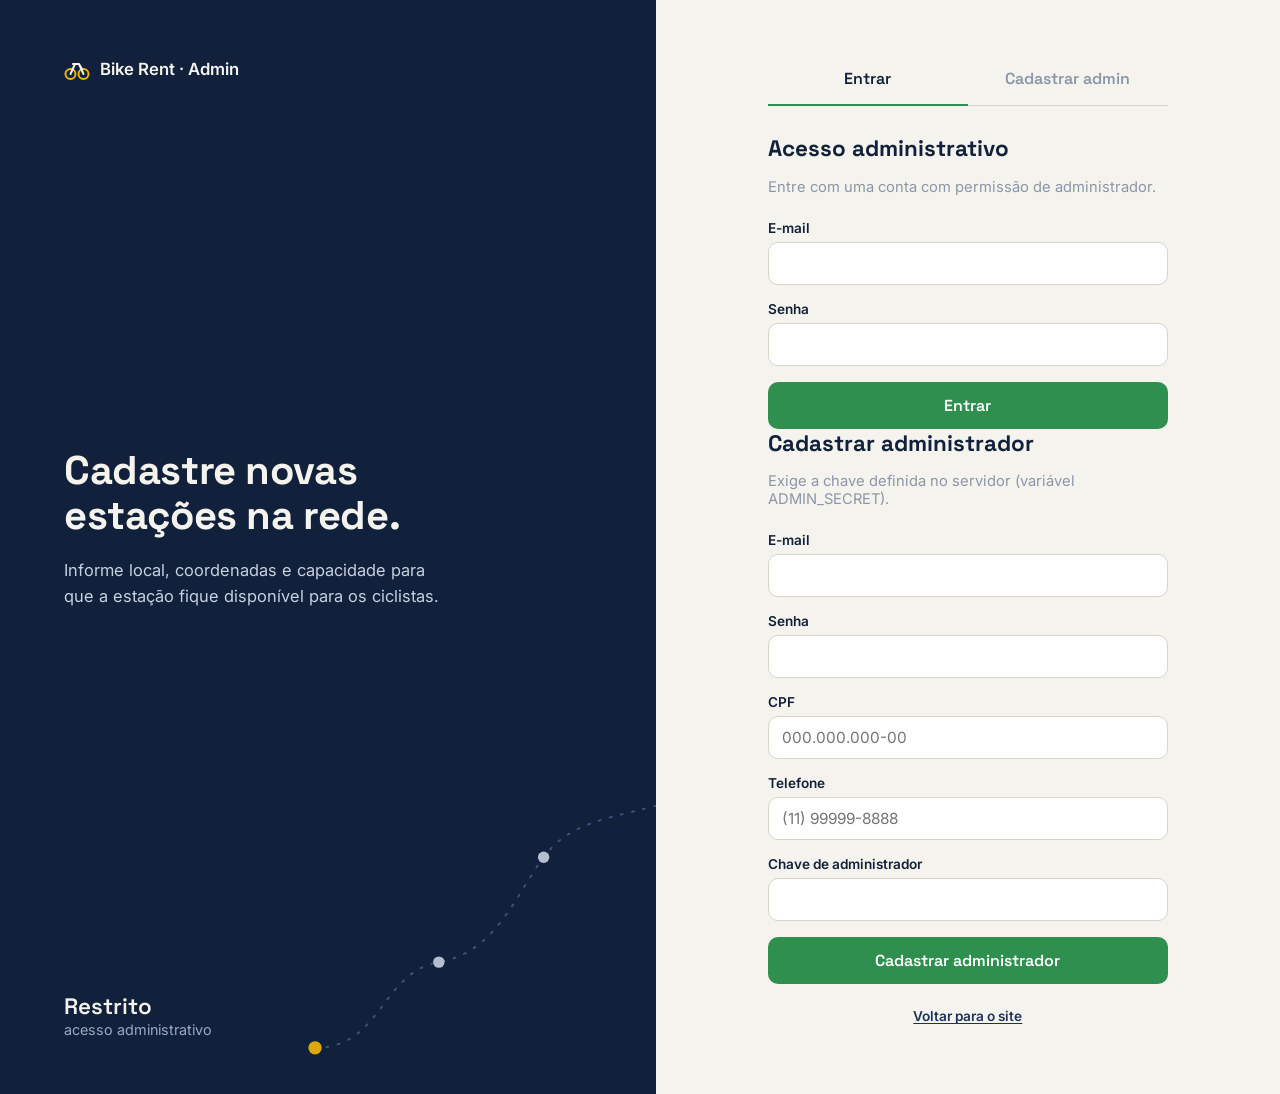
<file: apresentacao/frontend/admin.html>
<!doctype html>
<html lang="pt-BR">
  <head>
    <meta charset="UTF-8" />
    <meta name="viewport" content="width=device-width, initial-scale=1" />
    <title>Bike Rent — área administrativa</title>
    <link rel="preconnect" href="https://fonts.googleapis.com" />
    <link rel="preconnect" href="https://fonts.gstatic.com" crossorigin />
    <link
      href="https://fonts.googleapis.com/css2?family=Space+Grotesk:wght@500;600;700&family=Inter:wght@400;500;600&display=swap"
      rel="stylesheet"
    />
    <link rel="stylesheet" href="style.css" />
  </head>
  <body>
    <div class="layout">
      <!-- Painel esquerdo -->
      <section class="hero">
        <div class="hero-brand">
          <svg width="26" height="26" viewBox="0 0 26 26" fill="none">
            <circle cx="6.5" cy="18" r="5" stroke="#F2B705" stroke-width="2" />
            <circle cx="19.5" cy="18" r="5" stroke="#F2B705" stroke-width="2" />
            <path
              d="M6.5 18L11 8H15L19.5 18M11 8H9M15 8L18 13"
              stroke="#F5F3ED"
              stroke-width="2"
              stroke-linecap="round"
              stroke-linejoin="round"
            />
          </svg>
          Bike Rent · Admin
        </div>

        <div class="hero-copy">
          <h1>Cadastre novas estações na rede.</h1>
          <p>
            Informe local, coordenadas e capacidade para que a estação fique
            disponível para os ciclistas.
          </p>
        </div>

        <svg
          class="route-map"
          viewBox="0 0 420 420"
          fill="none"
          aria-hidden="true"
        >
          <path
            d="M20 340 C 90 340, 90 260, 150 250 S 230 180, 260 140 S 330 100, 400 80"
            stroke="#41598A"
            stroke-width="2"
            stroke-dasharray="2 10"
            stroke-linecap="round"
          />
          <circle cx="20" cy="340" r="7" fill="#F2B705" />
          <circle cx="150" cy="250" r="6" fill="#C7D0E0" />
          <circle cx="260" cy="140" r="6" fill="#C7D0E0" />
          <circle cx="400" cy="80" r="7" fill="#2F8F4E" />
        </svg>

        <div class="hero-foot">
          <div><strong>Restrito</strong>acesso administrativo</div>
        </div>
      </section>

      <!-- Painel direito -->
      <section class="panel">
        <!-- Login / cadastro de admin -->
        <div class="card" id="card-login">
          <div class="tabs" role="tablist">
            <button
              class="tab"
              id="tab-login"
              role="tab"
              aria-selected="true"
              aria-controls="form-login"
            >
              Entrar
            </button>
            <button
              class="tab"
              id="tab-register"
              role="tab"
              aria-selected="false"
              aria-controls="form-register"
            >
              Cadastrar admin
            </button>
          </div>

          <form id="form-login" class="active" novalidate>
            <h2>Acesso administrativo</h2>
            <p class="sub">
              Entre com uma conta com permissão de administrador.
            </p>

            <div class="field">
              <label for="login-email">E-mail</label>
              <input
                id="login-email"
                type="email"
                autocomplete="email"
                required
              />
            </div>
            <div class="field">
              <label for="login-password">Senha</label>
              <input
                id="login-password"
                type="password"
                autocomplete="current-password"
                required
              />
            </div>

            <button class="btn" type="submit">Entrar</button>
            <div class="msg" id="login-msg"></div>
          </form>

          <form id="form-register" novalidate>
            <h2>Cadastrar administrador</h2>
            <p class="sub">
              Exige a chave definida no servidor (variável ADMIN_SECRET).
            </p>

            <div class="field">
              <label for="reg-email">E-mail</label>
              <input
                id="reg-email"
                type="email"
                autocomplete="email"
                required
              />
            </div>
            <div class="field">
              <label for="reg-password">Senha</label>
              <input
                id="reg-password"
                type="password"
                autocomplete="new-password"
                minlength="6"
                required
              />
            </div>
            <div class="field">
              <label for="reg-cpf">CPF</label>
              <input
                id="reg-cpf"
                type="text"
                inputmode="numeric"
                placeholder="000.000.000-00"
                maxlength="14"
                required
              />
            </div>
            <div class="field">
              <label for="reg-telefone">Telefone</label>
              <input
                id="reg-telefone"
                type="tel"
                placeholder="(11) 99999-8888"
                required
              />
            </div>
            <div class="field">
              <label for="reg-secret">Chave de administrador</label>
              <input
                id="reg-secret"
                type="password"
                autocomplete="off"
                required
              />
            </div>

            <button class="btn" type="submit">Cadastrar administrador</button>
            <div class="msg" id="register-msg"></div>
          </form>

          <p class="footer-link"><a href="/">Voltar para o site</a></p>
        </div>

        <!-- Painel administrativo -->
        <div class="card wide" id="card-dashboard" style="display: none">
          <p class="sub" style="margin-bottom: 24px">
            Logado como <strong id="admin-email">—</strong>
          </p>

          <h2>Criar estação</h2>
          <p class="sub">
            Ela ficará disponível na lista pública de estações assim que for
            criada.
          </p>

          <form id="form-estacao" novalidate>
            <div class="field">
              <label for="est-nome">Nome</label>
              <input
                id="est-nome"
                type="text"
                placeholder="Ex: Estação Praça da Sé"
                required
              />
            </div>
            <div class="field">
              <label for="est-endereco">Endereço</label>
              <input
                id="est-endereco"
                type="text"
                placeholder="Rua, número, bairro"
                required
              />
            </div>
            <div class="field-row-2">
              <div class="field">
                <label for="est-lat">Latitude</label>
                <input
                  id="est-lat"
                  type="text"
                  inputmode="decimal"
                  placeholder="-23.5505"
                  required
                />
              </div>
              <div class="field">
                <label for="est-lng">Longitude</label>
                <input
                  id="est-lng"
                  type="text"
                  inputmode="decimal"
                  placeholder="-46.6333"
                  required
                />
              </div>
            </div>
            <div class="field">
              <label for="est-capacidade">Capacidade total de vagas</label>
              <input
                id="est-capacidade"
                type="number"
                min="1"
                placeholder="20"
                required
              />
            </div>

            <button class="btn" type="submit">Criar estação</button>
            <div class="msg" id="estacao-msg"></div>
          </form>

          <div class="toolbar" style="margin-top: 32px">
            <h2>Estações cadastradas</h2>
            <button class="btn secondary" id="refresh-btn" type="button">
              Atualizar
            </button>
          </div>

          <table class="data-table" id="estacoes-table">
            <thead>
              <tr>
                <th>Nome</th>
                <th>Endereço</th>
                <th>Coordenadas</th>
                <th>Vagas</th>
              </tr>
            </thead>
            <tbody id="estacoes-table-body"></tbody>
          </table>
          <div class="empty-state" id="estacoes-empty" style="display: none">
            Nenhuma estação cadastrada ainda.
          </div>

          <button class="btn secondary logout" id="logout-btn" type="button">
            Sair
          </button>
          <p class="footer-link"><a href="/">Voltar para o site</a></p>
        </div>
      </section>
    </div>

    <script>
      (function () {
        const TOKEN_KEY = "rota_access_token";

        const tabLogin = document.getElementById("tab-login");
        const tabRegister = document.getElementById("tab-register");
        const formLogin = document.getElementById("form-login");
        const formRegister = document.getElementById("form-register");
        const cardLogin = document.getElementById("card-login");
        const cardDashboard = document.getElementById("card-dashboard");

        function showTab(which) {
          const loginActive = which === "login";
          tabLogin.setAttribute("aria-selected", String(loginActive));
          tabRegister.setAttribute("aria-selected", String(!loginActive));
          formLogin.classList.toggle("active", loginActive);
          formRegister.classList.toggle("active", !loginActive);
        }
        tabLogin.addEventListener("click", () => showTab("login"));
        tabRegister.addEventListener("click", () => showTab("register"));

        function showMsg(el, text, type) {
          el.textContent = text;
          el.className = "msg show " + type;
        }
        function clearMsg(el) {
          el.className = "msg";
        }
        function setLoading(button, loading, idleLabel) {
          button.disabled = loading;
          button.textContent = loading ? "Enviando..." : idleLabel;
        }
        function authHeader() {
          return { Authorization: `Bearer ${localStorage.getItem(TOKEN_KEY)}` };
        }

        document.getElementById("reg-cpf").addEventListener("input", (e) => {
          let v = e.target.value.replace(/\D/g, "").slice(0, 11);
          v = v
            .replace(/(\d{3})(\d)/, "$1.$2")
            .replace(/(\d{3})(\d)/, "$1.$2")
            .replace(/(\d{3})(\d{1,2})$/, "$1-$2");
          e.target.value = v;
        });

        // ---------------- Cadastro de admin ----------------
        formRegister.addEventListener("submit", async (e) => {
          e.preventDefault();
          const msg = document.getElementById("register-msg");
          clearMsg(msg);
          const button = formRegister.querySelector(".btn");

          const payload = {
            email: document.getElementById("reg-email").value.trim(),
            senha: document.getElementById("reg-password").value,
            cpf: document.getElementById("reg-cpf").value.trim(),
            telefone: document.getElementById("reg-telefone").value.trim(),
          };
          const secret = document.getElementById("reg-secret").value;

          setLoading(button, true, "Cadastrar administrador");
          try {
            const res = await fetch("/adminweb/register", {
              method: "POST",
              headers: {
                "Content-Type": "application/json",
                "X-Admin-Secret": secret,
              },
              body: JSON.stringify(payload),
            });
            const data = await res.json();
            if (!res.ok) {
              showMsg(
                msg,
                data.detail || "Não foi possível cadastrar o administrador.",
                "error",
              );
              return;
            }
            showMsg(
              msg,
              "Administrador criado. Agora entre com esses dados.",
              "success",
            );
            document.getElementById("login-email").value = payload.email;
            formRegister.reset();
            setTimeout(() => showTab("login"), 900);
          } catch (err) {
            showMsg(msg, "Não foi possível falar com o servidor.", "error");
          } finally {
            setLoading(button, false, "Cadastrar administrador");
          }
        });

        // ---------------- Login ----------------
        formLogin.addEventListener("submit", async (e) => {
          e.preventDefault();
          const msg = document.getElementById("login-msg");
          clearMsg(msg);
          const button = formLogin.querySelector(".btn");

          const body = new URLSearchParams();
          body.append(
            "username",
            document.getElementById("login-email").value.trim(),
          );
          body.append(
            "password",
            document.getElementById("login-password").value,
          );

          setLoading(button, true, "Entrar");
          try {
            const res = await fetch("/webclient/login", {
              method: "POST",
              headers: { "Content-Type": "application/x-www-form-urlencoded" },
              body: body.toString(),
            });
            const data = await res.json();
            if (!res.ok) {
              showMsg(
                msg,
                data.detail || "E-mail ou senha incorretos.",
                "error",
              );
              return;
            }
            localStorage.setItem(TOKEN_KEY, data.access_token);
            formLogin.reset();
            await carregarDashboard();
          } catch (err) {
            showMsg(msg, "Não foi possível falar com o servidor.", "error");
          } finally {
            setLoading(button, false, "Entrar");
          }
        });

        // ---------------- Criar estação ----------------
        document
          .getElementById("form-estacao")
          .addEventListener("submit", async (e) => {
            e.preventDefault();
            const msg = document.getElementById("estacao-msg");
            clearMsg(msg);
            const button = e.target.querySelector(".btn");

            const payload = {
              nome: document.getElementById("est-nome").value.trim(),
              endereco: document.getElementById("est-endereco").value.trim(),
              latitude: parseFloat(document.getElementById("est-lat").value),
              longitude: parseFloat(document.getElementById("est-lng").value),
              capacidade_total: parseInt(
                document.getElementById("est-capacidade").value,
                10,
              ),
            };

            setLoading(button, true, "Criar estação");
            try {
              const res = await fetch("/adminweb/estacoes", {
                method: "POST",
                headers: {
                  "Content-Type": "application/json",
                  ...authHeader(),
                },
                body: JSON.stringify(payload),
              });
              const data = await res.json();
              if (!res.ok) {
                const detalhe = Array.isArray(data.detail)
                  ? data.detail.map((d) => d.msg).join(", ")
                  : data.detail || "Não foi possível criar a estação.";
                showMsg(msg, detalhe, "error");
                return;
              }
              showMsg(msg, "Estação criada com sucesso.", "success");
              e.target.reset();
              await carregarEstacoes();
            } catch (err) {
              showMsg(msg, "Não foi possível falar com o servidor.", "error");
            } finally {
              setLoading(button, false, "Criar estação");
            }
          });

        document
          .getElementById("refresh-btn")
          .addEventListener("click", carregarEstacoes);

        // ---------------- Renderização ----------------
        function renderEstacoes(estacoes) {
          const tbody = document.getElementById("estacoes-table-body");
          const table = document.getElementById("estacoes-table");
          const empty = document.getElementById("estacoes-empty");
          tbody.innerHTML = "";

          if (!estacoes.length) {
            table.style.display = "none";
            empty.style.display = "block";
            return;
          }
          table.style.display = "table";
          empty.style.display = "none";

          for (const est of estacoes) {
            const tr = document.createElement("tr");
            tr.innerHTML = `
        <td>${est.nome}</td>
        <td>${est.endereco}</td>
        <td>${est.latitude.toFixed(4)}, ${est.longitude.toFixed(4)}</td>
        <td>${est.vagas_disponiveis}/${est.capacidade_total}</td>
      `;
            tbody.appendChild(tr);
          }
        }

        async function carregarEstacoes() {
          const res = await fetch("/adminweb/estacoes", {
            headers: authHeader(),
          });
          if (res.ok) renderEstacoes(await res.json());
        }

        async function carregarDashboard() {
          const token = localStorage.getItem(TOKEN_KEY);
          if (!token) {
            cardLogin.style.display = "block";
            cardDashboard.style.display = "none";
            return;
          }
          try {
            const meRes = await fetch("/webclient/me", {
              headers: authHeader(),
            });
            if (!meRes.ok) {
              localStorage.removeItem(TOKEN_KEY);
              cardLogin.style.display = "block";
              cardDashboard.style.display = "none";
              return;
            }
            const me = await meRes.json();
            if (!me.is_admin) {
              cardLogin.style.display = "block";
              cardDashboard.style.display = "none";
              showMsg(
                document.getElementById("login-msg"),
                "Essa conta não tem permissão de administrador.",
                "error",
              );
              return;
            }
            document.getElementById("admin-email").textContent = me.email;
            cardLogin.style.display = "none";
            cardDashboard.style.display = "block";
            await carregarEstacoes();
          } catch (err) {
            cardLogin.style.display = "block";
            cardDashboard.style.display = "none";
          }
        }

        document.getElementById("logout-btn").addEventListener("click", () => {
          localStorage.removeItem(TOKEN_KEY);
          cardLogin.style.display = "block";
          cardDashboard.style.display = "none";
          showTab("login");
        });

        carregarDashboard();
      })();
    </script>
  </body>
</html>
</file>
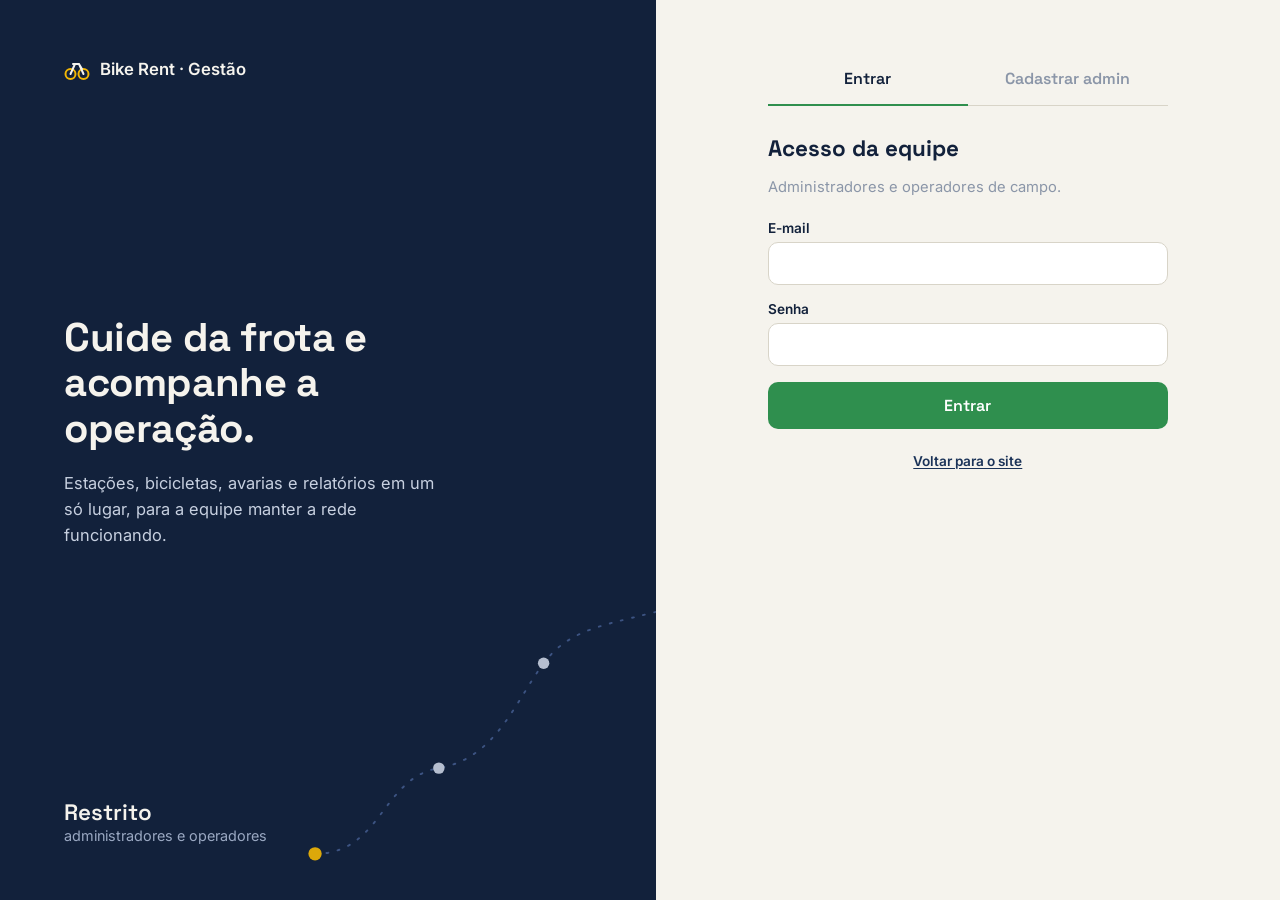
<file: apresentacao/frontend/gestao.html>
<!doctype html>
<html lang="pt-BR">
  <head>
    <meta charset="UTF-8" />
    <meta name="viewport" content="width=device-width, initial-scale=1" />
    <meta name="theme-color" content="#12213B" />
    <title>Bike Rent — gestão</title>
    <link rel="preconnect" href="https://fonts.googleapis.com" />
    <link rel="preconnect" href="https://fonts.gstatic.com" crossorigin />
    <link
      href="https://fonts.googleapis.com/css2?family=Space+Grotesk:wght@500;600;700&family=Inter:wght@400;500;600&display=swap"
      rel="stylesheet"
    />
    <link rel="stylesheet" href="style.css?v=3" />
  </head>
  <body>
    <!-- =============================================================
         ENTRADA (login da equipe e cadastro de administrador)
         ============================================================= -->
    <div class="layout" id="tela-auth">
      <section class="hero">
        <div class="hero-brand">
          <svg width="26" height="26" viewBox="0 0 26 26" fill="none">
            <circle cx="6.5" cy="18" r="5" stroke="#F2B705" stroke-width="2" />
            <circle cx="19.5" cy="18" r="5" stroke="#F2B705" stroke-width="2" />
            <path d="M6.5 18L11 8H15L19.5 18M11 8H9M15 8L18 13" stroke="#F5F3ED" stroke-width="2" stroke-linecap="round" stroke-linejoin="round" />
          </svg>
          Bike Rent · Gestão
        </div>

        <div class="hero-copy">
          <h1>Cuide da frota e acompanhe a operação.</h1>
          <p>
            Estações, bicicletas, avarias e relatórios em um só lugar, para a
            equipe manter a rede funcionando.
          </p>
        </div>

        <svg class="route-map" viewBox="0 0 420 420" fill="none" aria-hidden="true">
          <path d="M20 340 C 90 340, 90 260, 150 250 S 230 180, 260 140 S 330 100, 400 80" stroke="#41598A" stroke-width="2" stroke-dasharray="2 10" stroke-linecap="round" />
          <circle cx="20" cy="340" r="7" fill="#F2B705" />
          <circle cx="150" cy="250" r="6" fill="#C7D0E0" />
          <circle cx="260" cy="140" r="6" fill="#C7D0E0" />
          <circle cx="400" cy="80" r="7" fill="#2F8F4E" />
        </svg>

        <div class="hero-foot">
          <div><strong>Restrito</strong>administradores e operadores</div>
        </div>
      </section>

      <section class="panel">
        <div class="card" id="card-login">
          <div class="tabs" role="tablist">
            <button class="tab" id="tab-login" role="tab" aria-selected="true" aria-controls="form-login">Entrar</button>
            <button class="tab" id="tab-register" role="tab" aria-selected="false" aria-controls="form-register">Cadastrar admin</button>
          </div>

          <form id="form-login" class="alternavel active" novalidate>
            <h2>Acesso da equipe</h2>
            <p class="sub">Administradores e operadores de campo.</p>
            <div class="field">
              <label for="login-email">E-mail</label>
              <input id="login-email" type="email" autocomplete="email" required />
            </div>
            <div class="field">
              <label for="login-password">Senha</label>
              <input id="login-password" type="password" autocomplete="current-password" required />
            </div>
            <button class="btn" type="submit">Entrar</button>
            <div class="msg" id="login-msg"></div>
          </form>

          <form id="form-register" class="alternavel" novalidate>
            <h2>Cadastrar administrador</h2>
            <p class="sub">Exige a chave definida no servidor (variável ADMIN_SECRET).</p>
            <div class="field">
              <label for="reg-nome">Nome</label>
              <input id="reg-nome" type="text" autocomplete="name" required />
            </div>
            <div class="field">
              <label for="reg-email">E-mail</label>
              <input id="reg-email" type="email" autocomplete="email" required />
            </div>
            <div class="field">
              <label for="reg-password">Senha</label>
              <input id="reg-password" type="password" autocomplete="new-password" minlength="6" required />
            </div>
            <div class="field">
              <label for="reg-secret">Chave de administrador</label>
              <input id="reg-secret" type="password" autocomplete="off" required />
            </div>
            <button class="btn" type="submit">Cadastrar administrador</button>
            <div class="msg" id="register-msg"></div>
          </form>

          <p class="footer-link"><a href="/">Voltar para o site</a></p>
        </div>
      </section>
    </div>

    <!-- =============================================================
         PAINEL DE GESTÃO
         ============================================================= -->
    <div class="app" id="tela-app" hidden>
      <header class="topbar">
        <div class="brand">
          <svg width="24" height="24" viewBox="0 0 26 26" fill="none" aria-hidden="true">
            <circle cx="6.5" cy="18" r="5" stroke="#F2B705" stroke-width="2" />
            <circle cx="19.5" cy="18" r="5" stroke="#F2B705" stroke-width="2" />
            <path d="M6.5 18L11 8H15L19.5 18M11 8H9M15 8L18 13" stroke="#F5F3ED" stroke-width="2" stroke-linecap="round" stroke-linejoin="round" />
          </svg>
          Bike Rent · Gestão
        </div>
        <div class="quem">
          <span class="nome-longo"><strong id="topo-nome">—</strong></span>
          <span class="selo info" id="topo-papel">—</span>
          <button class="btn-link" id="btn-sair" type="button">Sair</button>
        </div>
      </header>

      <nav class="tabbar" role="tablist" aria-label="Seções da gestão">
        <button role="tab" data-aba="estacoes" aria-selected="true">Estações</button>
        <button role="tab" data-aba="bicicletas" aria-selected="false">Bicicletas</button>
        <button role="tab" data-aba="avarias" aria-selected="false">Avarias</button>
        <button role="tab" data-aba="relatorios" aria-selected="false" data-so-admin>Relatórios</button>
        <button role="tab" data-aba="auditoria" aria-selected="false" data-so-admin>Auditoria</button>
        <button role="tab" data-aba="equipe" aria-selected="false" data-so-admin>Equipe</button>
      </nav>

      <main class="app-main">
        <!-- ================= ESTAÇÕES ================= -->
        <section class="aba" id="aba-estacoes" role="tabpanel">
          <div class="caixa" data-so-admin>
            <h2>Nova estação</h2>
            <p class="sub">Ela fica disponível para os ciclistas assim que for criada.</p>
            <form id="form-estacao" novalidate>
              <div class="grade col2">
                <div class="field">
                  <label for="est-nome">Nome</label>
                  <input id="est-nome" type="text" placeholder="Ex: Estação Praça da Sé" required />
                </div>
                <div class="field">
                  <label for="est-endereco">Endereço</label>
                  <input id="est-endereco" type="text" placeholder="Rua, número, bairro" required />
                </div>
              </div>
              <div class="grade col3">
                <div class="field">
                  <label for="est-lat">Latitude</label>
                  <input id="est-lat" type="text" inputmode="decimal" placeholder="-27.5954" required />
                </div>
                <div class="field">
                  <label for="est-lng">Longitude</label>
                  <input id="est-lng" type="text" inputmode="decimal" placeholder="-48.5480" required />
                </div>
                <div class="field">
                  <label for="est-capacidade">Capacidade (vagas)</label>
                  <input id="est-capacidade" type="number" min="1" placeholder="20" required />
                </div>
              </div>
              <div class="barra-ferramentas" style="margin-bottom:0">
                <button class="btn secondary pequeno" id="btn-usar-localizacao" type="button">Usar minha localização</button>
                <button class="btn auto" type="submit">Criar estação</button>
              </div>
              <div class="msg" id="estacao-msg" aria-live="polite"></div>
            </form>
          </div>

          <div class="barra-ferramentas" style="margin-top:20px">
            <h2 class="titulo-aba">Estações cadastradas</h2>
            <button class="btn secondary pequeno" id="btn-atualizar-estacoes" type="button">Atualizar</button>
          </div>
          <div class="tabela-wrap" id="estacoes-tabela">
            <table class="data-table">
              <thead>
                <tr>
                  <th>Nome</th><th>Endereço</th><th>Coordenadas</th><th>Bicicletas</th><th>Vagas</th><th>Status</th><th>Ação</th>
                </tr>
              </thead>
              <tbody id="estacoes-corpo"></tbody>
            </table>
          </div>
          <div class="vazio" id="estacoes-vazio" hidden>Nenhuma estação cadastrada ainda.</div>
          <div class="msg" id="acao-estacao-msg" aria-live="polite"></div>
        </section>

        <!-- ================= BICICLETAS ================= -->
        <section class="aba" id="aba-bicicletas" role="tabpanel" hidden>
          <div class="caixa" data-so-admin>
            <h2>Nova bicicleta</h2>
            <p class="sub">A bicicleta nasce disponível na estação escolhida, ocupando uma vaga, e recebe um QR Code automático.</p>
            <form id="form-bicicleta" novalidate>
              <div class="barra-ferramentas" style="margin-bottom:0">
                <div class="field" style="margin:0; flex:1; min-width:220px">
                  <label for="bike-estacao">Estação</label>
                  <select id="bike-estacao" required></select>
                </div>
                <button class="btn auto" type="submit" style="align-self:flex-end">Cadastrar bicicleta</button>
              </div>
              <div class="msg" id="bicicleta-msg" aria-live="polite"></div>
            </form>
          </div>

          <div class="barra-ferramentas" style="margin-top:20px">
            <h2 class="titulo-aba">Frota</h2>
            <div class="grupo">
              <select class="controle" id="filtro-bike-status" aria-label="Filtrar por status">
                <option value="">Todos os status</option>
                <option value="DISPONIVEL">Disponível</option>
                <option value="EM_USO">Em uso</option>
                <option value="EM_MANUTENCAO">Em manutenção</option>
                <option value="BLOQUEADA">Bloqueada</option>
              </select>
              <select class="controle" id="filtro-bike-estacao" aria-label="Filtrar por estação"></select>
              <button class="btn secondary pequeno" id="btn-atualizar-bicicletas" type="button">Atualizar</button>
            </div>
          </div>
          <div class="tabela-wrap" id="bicicletas-tabela">
            <table class="data-table">
              <thead>
                <tr><th>ID</th><th>QR Code</th><th>Status</th><th>Estação</th><th>Ação</th></tr>
              </thead>
              <tbody id="bicicletas-corpo"></tbody>
            </table>
          </div>
          <div class="vazio" id="bicicletas-vazio" hidden>Nenhuma bicicleta encontrada.</div>
          <div class="msg" id="acao-bicicleta-msg" aria-live="polite"></div>
        </section>

        <!-- ================= AVARIAS ================= -->
        <section class="aba" id="aba-avarias" role="tabpanel" hidden>
          <div class="barra-ferramentas">
            <div>
              <h2 class="titulo-aba">Avarias reportadas</h2>
              <p class="sub" style="margin:4px 0 0" id="avarias-ajuda">Reportadas pelos ciclistas ao devolver a bicicleta.</p>
            </div>
            <div class="grupo">
              <select class="controle" id="filtro-avaria-status" aria-label="Filtrar por situação">
                <option value="">Todas</option>
                <option value="PENDENTE">Pendentes</option>
                <option value="EM_REPARO">Em reparo</option>
                <option value="RESOLVIDO">Resolvidas</option>
              </select>
              <button class="btn secondary pequeno" id="btn-atualizar-avarias" type="button">Atualizar</button>
            </div>
          </div>
          <div class="tabela-wrap" id="avarias-tabela">
            <table class="data-table">
              <thead>
                <tr><th>Nº</th><th>Bicicleta</th><th>Descrição</th><th>Reportada por</th><th>Quando</th><th>Situação</th><th>Ação</th></tr>
              </thead>
              <tbody id="avarias-corpo"></tbody>
            </table>
          </div>
          <div class="vazio" id="avarias-vazio" hidden>Nenhuma avaria encontrada.</div>
          <div class="msg" id="acao-avaria-msg" aria-live="polite"></div>
        </section>

        <!-- ================= RELATÓRIOS ================= -->
        <section class="aba" id="aba-relatorios" role="tabpanel" hidden>
          <h2 class="titulo-aba">Relatórios</h2>
          <p class="sub">Receita, ociosidade da frota, quebras e horários de pico.</p>

          <div class="caixa">
            <form id="form-relatorio" novalidate>
              <div class="barra-ferramentas" style="margin-bottom:0; align-items:flex-end">
                <div class="grupo" style="align-items:flex-end">
                  <div class="field" style="margin:0"><label for="rel-inicio">De</label><input id="rel-inicio" type="date" /></div>
                  <div class="field" style="margin:0"><label for="rel-fim">Até</label><input id="rel-fim" type="date" /></div>
                  <div class="field" style="margin:0; min-width:200px"><label for="rel-estacao">Estação</label><select id="rel-estacao"></select></div>
                </div>
                <button class="btn auto" type="submit">Gerar relatório</button>
              </div>
              <div class="msg" id="relatorio-msg" aria-live="polite"></div>
            </form>
          </div>

          <div id="relatorio-resultado" hidden>
            <p class="sub" style="margin:18px 0 10px" id="rel-resumo"></p>
            <div class="grade col4">
              <div class="stat"><div class="rotulo">Receita total</div><div class="valor" id="stat-receita">—</div><div class="detalhe" id="stat-receita-detalhe"></div></div>
              <div class="stat"><div class="rotulo">Corridas</div><div class="valor" id="stat-corridas">—</div><div class="detalhe">iniciadas no período</div></div>
              <div class="stat"><div class="rotulo">Ociosidade da frota</div><div class="valor" id="stat-ociosidade">—</div><div class="detalhe" id="stat-ociosidade-detalhe"></div><div class="barra amarela" style="margin-top:10px"><i id="barra-ociosidade" style="width:0"></i></div></div>
              <div class="stat"><div class="rotulo">Índice de quebras</div><div class="valor" id="stat-quebras">—</div><div class="detalhe" id="stat-quebras-detalhe"></div></div>
            </div>

            <div class="caixa">
              <h2>Composição da receita</h2>
              <div class="barra-empilhada" style="margin-top:12px"><i class="corridas" id="barra-corridas" style="width:0"></i><i class="pacotes" id="barra-pacotes" style="width:0"></i></div>
              <div class="legenda">
                <span><i style="background:var(--green)"></i>Corridas <b id="leg-corridas">—</b></span>
                <span><i style="background:var(--yellow)"></i>Pacotes de minutos <b id="leg-pacotes">—</b></span>
              </div>
            </div>

            <div class="caixa">
              <h2>Horários de pico por estação</h2>
              <p class="sub">Hora do dia em que mais corridas começam em cada estação.</p>
              <div class="tabela-wrap">
                <table class="data-table">
                  <thead><tr><th>Estação</th><th>Corridas</th><th>Hora de pico</th><th>Corridas nessa hora</th></tr></thead>
                  <tbody id="picos-corpo"></tbody>
                </table>
              </div>
              <div class="vazio" id="picos-vazio" hidden>Sem corridas no período.</div>
            </div>
            <p class="sub" id="rel-geracao" style="margin-top:12px"></p>
          </div>
        </section>

        <!-- ================= AUDITORIA ================= -->
        <section class="aba" id="aba-auditoria" role="tabpanel" hidden>
          <div class="barra-ferramentas">
            <div>
              <h2 class="titulo-aba">Histórico de auditoria</h2>
              <p class="sub" style="margin:4px 0 0">Toda mudança manual de status de bicicleta ou estação fica registrada aqui.</p>
            </div>
            <button class="btn secondary pequeno" id="btn-atualizar-auditoria" type="button">Atualizar</button>
          </div>
          <div class="tabela-wrap" id="auditoria-tabela">
            <table class="data-table">
              <thead><tr><th>Quando</th><th>Quem</th><th>O quê</th><th>De</th><th>Para</th></tr></thead>
              <tbody id="auditoria-corpo"></tbody>
            </table>
          </div>
          <div class="vazio" id="auditoria-vazio" hidden>Nenhuma alteração registrada ainda.</div>
        </section>

        <!-- ================= EQUIPE ================= -->
        <section class="aba" id="aba-equipe" role="tabpanel" hidden>
          <h2 class="titulo-aba">Equipe</h2>
          <p class="sub">O operador de campo entra nesta mesma página e vê só estações, bicicletas e avarias.</p>
          <div class="caixa" style="max-width:520px">
            <h2>Cadastrar operador de campo</h2>
            <form id="form-operador" style="margin-top:12px" novalidate>
              <div class="field">
                <label for="op-nome">Nome</label>
                <input id="op-nome" type="text" autocomplete="off" required />
              </div>
              <div class="field">
                <label for="op-email">E-mail</label>
                <input id="op-email" type="email" autocomplete="off" required />
              </div>
              <div class="field">
                <label for="op-password">Senha</label>
                <input id="op-password" type="password" autocomplete="new-password" minlength="6" required />
                <small>Mínimo de 6 caracteres.</small>
              </div>
              <button class="btn" type="submit">Cadastrar operador</button>
              <div class="msg" id="operador-msg" aria-live="polite"></div>
            </form>
          </div>
        </section>
      </main>
    </div>

    <!-- QR Code da bicicleta (para imprimir e colar no quadro) -->
    <dialog id="modal-qr">
      <div class="qr-modal">
        <h2 id="qr-titulo">QR Code</h2>
        <div class="imagem-qr" id="qr-imagem"></div>
        <code class="mono" id="qr-texto"></code>
        <div class="botoes nao-imprimir">
          <button class="btn secondary" id="btn-fechar-qr" type="button">Fechar</button>
          <button class="btn" id="btn-imprimir-qr" type="button">Imprimir</button>
        </div>
      </div>
    </dialog>

    <script src="js/util.js?v=3"></script>
    <script src="js/app.js?v=3"></script>
    <script src="js/gestao.js?v=3"></script>
  </body>
</html>
</file>
<file: apresentacao/frontend/style.css>
/* ==================================================================
   Bike Rent — estilos compartilhados (site do ciclista e gestão)
   1. Base e tokens        5. Mapa e estações
   2. Tela de entrada      6. Corrida (leitor de QR, cronômetro, recibo)
   3. Aplicativo (casco)   7. Pagamentos e pacotes
   4. Componentes          8. Gestão (tabelas, relatórios, modal)
   ================================================================== */

/* ---------- 1. Base e tokens ---------- */
:root{
  --ink:#12213B;
  --ink-soft:#1B3358;
  --paper:#F5F3ED;
  --line:#D8D4C8;
  --green:#2F8F4E;
  --green-dark:#256F3D;
  --yellow:#F2B705;
  --slate:#8B96A8;
  --danger:#C1432B;
  --radius:10px;
  --radius-lg:14px;
  font-size:16px;
}

*{box-sizing:border-box;}
[hidden]{display:none !important;}
html,body{margin:0;padding:0;min-height:100%;}
body{
  font-family:'Inter', system-ui, sans-serif;
  color:var(--ink);
  background:var(--paper);
  -webkit-font-smoothing:antialiased;
}
h1,h2,h3{font-family:'Space Grotesk', 'Inter', sans-serif; margin:0;}
a{color:inherit;}
.mono{font-family:ui-monospace, SFMono-Regular, Menlo, Consolas, monospace; font-size:0.86rem;}
.so-leitor{position:absolute; left:-9999px;}

/* ---------- 2. Tela de entrada (login e cadastro) ---------- */
.layout{
  min-height:100vh;
  display:grid;
  grid-template-columns:1.05fr 1fr;
  align-items:stretch;
}

.hero{
  background:var(--ink);
  color:var(--paper);
  padding:56px 64px;
  display:flex;
  flex-direction:column;
  justify-content:space-between;
  position:relative;
  overflow:hidden;
}
.hero-brand{display:flex; align-items:center; gap:10px; font-size:1.05rem; font-weight:600;}
.hero-brand svg{flex:none;}
.hero-copy{max-width:420px;}
.hero-copy h1{font-size:2.5rem; line-height:1.14; font-weight:700; letter-spacing:-0.01em; margin-bottom:18px;}
.hero-copy p{font-size:1.03rem; line-height:1.6; color:#C7D0E0; max-width:38ch;}
.route-map{position:absolute; right:-40px; bottom:-30px; width:400px; height:400px; opacity:0.9;}
.hero-foot{display:flex; gap:32px; color:#9AA8C2; font-size:0.9rem;}
.hero-foot strong{display:block; color:var(--paper); font-size:1.4rem; font-family:'Space Grotesk', sans-serif; font-weight:600;}

.panel{
  display:flex;
  align-items:flex-start;
  justify-content:center;
  padding:56px 32px;
  overflow-y:auto;
}
.card{width:100%; max-width:400px;}
.card h2{font-size:1.4rem; margin-bottom:6px;}
.card .sub{color:var(--slate); font-size:0.92rem; margin-bottom:24px;}

.tabs{display:flex; border-bottom:1px solid var(--line); margin-bottom:28px;}
.tab{
  flex:1; background:none; border:none; padding:12px 4px 16px;
  font-family:'Space Grotesk', sans-serif; font-size:1rem; font-weight:600;
  color:var(--slate); cursor:pointer; position:relative; transition:color .15s ease;
}
.tab[aria-selected="true"]{color:var(--ink);}
.tab[aria-selected="true"]::after{content:""; position:absolute; left:0; right:0; bottom:-1px; height:2px; background:var(--green);}
.tab:focus-visible{outline:2px solid var(--green); outline-offset:2px;}

/* só os formulários que alternam (entrar/cadastrar) começam escondidos */
.alternavel{display:none;}
.alternavel.active{display:block;}

.footer-link{margin-top:24px; text-align:center; font-size:0.85rem; color:var(--slate);}
.footer-link a{color:var(--ink-soft); font-weight:600; text-decoration:underline; text-underline-offset:2px;}

/* ---------- Formulários e botões (comuns) ---------- */
.field{margin-bottom:16px;}
.field-row-2{display:grid; grid-template-columns:1fr 1fr; gap:12px;}
.field label{display:block; font-size:0.85rem; font-weight:600; margin-bottom:6px;}
.field input, .field textarea, .field select, .controle{
  width:100%; padding:11px 13px; border:1.5px solid var(--line); border-radius:var(--radius);
  font-size:0.96rem; font-family:inherit; background:#fff; color:var(--ink); transition:border-color .15s ease;
}
.controle{width:auto; padding:8px 11px; font-size:0.9rem;}
.field textarea{resize:vertical; min-height:70px;}
.field input:focus-visible, .field textarea:focus-visible, .field select:focus-visible, .controle:focus-visible{
  outline:none; border-color:var(--green); box-shadow:0 0 0 3px rgba(47,143,78,0.15);
}
.field small{display:block; margin-top:6px; color:var(--slate); font-size:0.8rem;}
.opcional{font-weight:400; color:var(--slate);}

.btn{
  width:100%; padding:13px; border:none; border-radius:var(--radius);
  font-family:'Space Grotesk', sans-serif; font-size:1rem; font-weight:600;
  cursor:pointer; background:var(--green); color:#fff; transition:background .15s ease, transform .1s ease;
}
.btn:hover{background:var(--green-dark);}
.btn:active{transform:scale(0.99);}
.btn:focus-visible{outline:2px solid var(--ink); outline-offset:2px;}
.btn:disabled{background:var(--line); color:var(--slate); cursor:not-allowed;}
.btn.secondary{background:none; border:1.5px solid var(--line); color:var(--ink);}
.btn.secondary:hover{background:#EFEDE4;}
.btn.perigo{background:var(--danger);}
.btn.perigo:hover{background:#A33822;}
.btn.auto{width:auto; padding-left:20px; padding-right:20px;}
.btn.pequeno{width:auto; padding:7px 13px; font-size:0.82rem;}
.btn.grande{padding:17px; font-size:1.1rem;}
.btn-link{
  background:none; border:none; color:inherit; font:inherit; font-weight:600; cursor:pointer;
  text-decoration:underline; text-underline-offset:3px; padding:4px;
}
.btn-link:focus-visible{outline:2px solid var(--yellow); outline-offset:2px;}

.msg{margin-top:14px; padding:11px 14px; border-radius:var(--radius); font-size:0.9rem; display:none;}
.msg.show{display:block;}
.msg.error{background:#FBEAE6; color:var(--danger);}
.msg.success{background:#E8F5EC; color:var(--green-dark);}

.aviso{padding:12px 14px; border-radius:var(--radius); background:#FFF4D6; color:#6B4E00; font-size:0.9rem; margin-bottom:14px;}
.aviso.erro{background:#FBEAE6; color:var(--danger);}
.aviso.ok{background:#E8F5EC; color:var(--green-dark);}
.aviso.info{background:#E6EDF8; color:var(--ink-soft);}
.aviso p{margin:0 0 8px;} .aviso p:last-child{margin:0;}

/* ---------- 3. Aplicativo (casco: barra superior e abas) ---------- */
.app{min-height:100vh; display:flex; flex-direction:column;}
.topbar{
  position:sticky; top:0; z-index:30; background:var(--ink); color:var(--paper);
  display:flex; align-items:center; justify-content:space-between; gap:12px; padding:12px 20px;
}
.topbar .brand{display:flex; align-items:center; gap:10px; font-family:'Space Grotesk', sans-serif; font-weight:600;}
.topbar .quem{display:flex; align-items:center; gap:12px; font-size:0.9rem; color:#C7D0E0; min-width:0;}
.topbar .quem strong{color:var(--paper); overflow:hidden; text-overflow:ellipsis; white-space:nowrap;}

.tabbar{
  position:sticky; top:52px; z-index:29; display:flex; gap:4px; padding:0 12px;
  background:#fff; border-bottom:1px solid var(--line); overflow-x:auto;
}
.tabbar button{
  flex:0 0 auto; display:flex; align-items:center; gap:8px; background:none; border:none;
  padding:14px 14px; font-family:'Space Grotesk', sans-serif; font-size:0.95rem; font-weight:600;
  color:var(--slate); cursor:pointer; position:relative; white-space:nowrap;
}
.tabbar button svg{width:20px; height:20px; flex:none;}
.tabbar button[aria-selected="true"]{color:var(--ink);}
.tabbar button[aria-selected="true"]::after{content:""; position:absolute; left:8px; right:8px; bottom:-1px; height:3px; border-radius:3px 3px 0 0; background:var(--green);}
.tabbar button:focus-visible{outline:2px solid var(--green); outline-offset:-2px;}

.app-main{width:100%; max-width:1120px; margin:0 auto; padding:24px 20px 48px; flex:1;}
.app-main.estreito{max-width:760px;}
.aba > h2.titulo-aba{font-size:1.35rem; margin-bottom:4px;}
.aba > .sub{color:var(--slate); font-size:0.92rem; margin:4px 0 18px;}

/* ---------- 4. Componentes ---------- */
.caixa{background:#fff; border:1px solid var(--line); border-radius:var(--radius-lg); padding:20px;}
.caixa + .caixa, .caixa + .grade, .grade + .caixa, .grade + .grade{margin-top:16px;}
.caixa h2{font-size:1.1rem; margin-bottom:4px;}
.caixa > .sub, .caixa .sub{color:var(--slate); font-size:0.9rem; margin:2px 0 16px;}

.grade{display:grid; gap:16px;}
.grade.col2{grid-template-columns:repeat(2, 1fr);}
.grade.col3{grid-template-columns:repeat(3, 1fr);}
.grade.col4{grid-template-columns:repeat(4, 1fr);}

.barra-ferramentas{display:flex; flex-wrap:wrap; align-items:center; justify-content:space-between; gap:10px; margin-bottom:14px;}
.barra-ferramentas .grupo{display:flex; flex-wrap:wrap; align-items:center; gap:8px;}

.selo{display:inline-block; padding:3px 10px; border-radius:999px; font-size:0.76rem; font-weight:600; white-space:nowrap;}
.selo.ok{background:#E8F5EC; color:var(--green-dark);}
.selo.warn{background:#FFF4D6; color:#8A6500;}
.selo.off{background:#FBEAE6; color:var(--danger);}
.selo.info{background:#E6EDF8; color:var(--ink-soft);}

.stat{background:#fff; border:1px solid var(--line); border-radius:var(--radius-lg); padding:16px 18px;}
.stat .rotulo{font-size:0.74rem; text-transform:uppercase; letter-spacing:0.05em; color:var(--slate); font-weight:600;}
.stat .valor{font-family:'Space Grotesk', sans-serif; font-size:1.8rem; font-weight:700; margin:4px 0 2px; font-variant-numeric:tabular-nums;}
.stat .detalhe{font-size:0.84rem; color:var(--slate);}

.barra{height:8px; background:#E8E5DA; border-radius:999px; overflow:hidden;}
.barra > i{display:block; height:100%; background:var(--green); border-radius:999px;}
.barra.amarela > i{background:var(--yellow);}
.barra-empilhada{display:flex; height:14px; border-radius:999px; overflow:hidden; background:#E8E5DA;}
.barra-empilhada > i{display:block; height:100%;}
.barra-empilhada .corridas{background:var(--green);}
.barra-empilhada .pacotes{background:var(--yellow);}
.legenda{display:flex; flex-wrap:wrap; gap:16px; font-size:0.85rem; color:var(--slate); margin-top:10px;}
.legenda i{display:inline-block; width:10px; height:10px; border-radius:50%; margin-right:6px;}

.vazio, .empty-state{text-align:center; padding:28px 12px; color:var(--slate); font-size:0.9rem;}

.girando{
  width:20px; height:20px; border:3px solid var(--line); border-top-color:var(--green);
  border-radius:50%; animation:giro 0.8s linear infinite; flex:none;
}
@keyframes giro{to{transform:rotate(360deg);}}
@keyframes pulso{0%{box-shadow:0 0 0 0 rgba(47,143,78,0.5);} 100%{box-shadow:0 0 0 12px rgba(47,143,78,0);}}

#toasts{position:fixed; right:16px; bottom:16px; display:flex; flex-direction:column; gap:8px; z-index:100; max-width:min(360px, calc(100vw - 32px));}
.toast{
  background:var(--ink); color:#fff; padding:12px 16px; border-radius:12px; font-size:0.9rem;
  box-shadow:0 8px 24px rgba(18,33,59,0.25); border-left:4px solid var(--slate); animation:entrar 0.2s ease;
}
.toast.success{border-left-color:var(--green);}
.toast.error{border-left-color:var(--danger);}
.toast.sair{opacity:0; transform:translateY(8px); transition:all 0.35s ease;}
@keyframes entrar{from{opacity:0; transform:translateY(8px);}}

/* ---------- 5. Mapa e estações ---------- */
#mapa{height:340px; border-radius:var(--radius-lg); border:1px solid var(--line); overflow:hidden; background:#E8E5DA; z-index:1;}
.pino{
  display:flex; align-items:center; justify-content:center; width:34px; height:34px; border-radius:50%;
  border:3px solid #fff; box-shadow:0 3px 8px rgba(18,33,59,0.35); color:#fff;
  font-family:'Space Grotesk', sans-serif; font-weight:700; font-size:0.9rem;
}
.pino.ok{background:var(--green);}
.pino.warn{background:var(--yellow); color:var(--ink);}
.pino.off{background:var(--slate);}
.pino-eu{width:18px; height:18px; border-radius:50%; background:#2E6BE6; border:3px solid #fff; box-shadow:0 0 0 0 rgba(46,107,230,0.5); animation:pulso 1.6s infinite;}

.est-lista{display:flex; flex-direction:column; gap:10px; margin-top:14px;}
.est-card{
  display:flex; justify-content:space-between; align-items:flex-start; gap:14px; width:100%; text-align:left;
  background:#fff; border:1.5px solid var(--line); border-radius:var(--radius-lg); padding:14px 16px; cursor:pointer; font:inherit; color:inherit;
}
.est-card:hover{border-color:var(--slate);}
.est-card:focus-visible{outline:2px solid var(--green); outline-offset:2px;}
.est-card.selecionada{border-color:var(--green); box-shadow:0 0 0 3px rgba(47,143,78,0.15);}
.est-card.indisponivel .info{opacity:0.6;}
.est-card .info strong{display:block; font-size:1rem; margin-bottom:2px;}
.est-card .info span{display:block; color:var(--slate); font-size:0.86rem;}
.est-card .numeros{display:flex; gap:16px; text-align:center; flex:none;}
.est-card .numeros div{min-width:56px;}
.est-card .numeros b{display:block; font-family:'Space Grotesk', sans-serif; font-size:1.35rem; font-variant-numeric:tabular-nums;}
.est-card .numeros small{display:block; font-size:0.72rem; color:var(--slate); text-transform:uppercase; letter-spacing:0.03em;}
.est-card .extra{display:flex; gap:8px; align-items:center; margin-top:6px;}

/* ---------- 6. Corrida (leitor de QR, cronômetro, recibo) ---------- */
.heroi{text-align:center; padding:8px 0 4px;}
.heroi .icone-grande{width:72px; height:72px; margin:0 auto 14px; border-radius:50%; background:#E8F5EC; color:var(--green-dark); display:flex; align-items:center; justify-content:center;}
.heroi .icone-grande svg{width:38px; height:38px;}
.heroi h2{font-size:1.4rem; margin-bottom:6px;}
.heroi p{color:var(--slate); margin:0 auto 20px; max-width:44ch; font-size:0.95rem;}
.acoes-empilhadas{display:flex; flex-direction:column; gap:10px; max-width:420px; margin:0 auto;}

.scanner{position:relative; border-radius:18px; overflow:hidden; background:#0B1426; aspect-ratio:3/4; max-height:68vh; width:100%;}
.scanner video{position:absolute; inset:0; width:100%; height:100%; object-fit:cover;}
.scanner .moldura{position:absolute; inset:20% 14%; border:3px solid rgba(255,255,255,0.92); border-radius:20px; box-shadow:0 0 0 999px rgba(11,20,38,0.45);}
.scanner .moldura::after{content:""; position:absolute; left:6%; right:6%; height:2px; background:var(--yellow); top:10%; animation:varredura 2.2s ease-in-out infinite alternate;}
@keyframes varredura{to{top:88%;}}
.scanner .legenda-scanner{position:absolute; left:0; right:0; bottom:14px; text-align:center; color:#fff; font-size:0.92rem; padding:0 16px; text-shadow:0 1px 4px rgba(0,0,0,0.6);}

.passos{list-style:none; margin:0 auto; padding:0; max-width:380px;}
.passos li{display:flex; align-items:center; gap:12px; padding:12px 0; color:var(--slate); font-size:0.98rem;}
.passos li .marca{width:26px; height:26px; border-radius:50%; border:2px solid var(--line); display:flex; align-items:center; justify-content:center; flex:none; font-size:0.8rem; font-weight:700;}
.passos li.ativo{color:var(--ink); font-weight:600;}
.passos li.ativo .marca{border:none;}
.passos li.feito{color:var(--ink);}
.passos li.feito .marca{background:var(--green); border-color:var(--green); color:#fff;}
.passos li.erro{color:var(--danger);}
.passos li.erro .marca{background:var(--danger); border-color:var(--danger); color:#fff;}

.corrida-topo{display:flex; align-items:center; justify-content:center; gap:10px; font-weight:600; color:var(--green-dark); font-size:0.95rem;}
.ponto-vivo{width:10px; height:10px; border-radius:50%; background:var(--green); animation:pulso 1.4s infinite;}
.ponto-vivo.parado{background:var(--slate); animation:none;}
.cronometro{font-family:'Space Grotesk', sans-serif; font-size:3.6rem; font-weight:700; letter-spacing:0.02em; text-align:center; font-variant-numeric:tabular-nums; margin:6px 0 2px;}
.cronometro-legenda{text-align:center; color:var(--slate); font-size:0.88rem; margin-bottom:18px;}
.detalhes{display:grid; grid-template-columns:repeat(2, 1fr); gap:10px; margin-bottom:18px;}
.detalhes > div{background:var(--paper); border-radius:var(--radius); padding:12px 14px;}
.detalhes small{display:block; color:var(--slate); font-size:0.74rem; text-transform:uppercase; letter-spacing:0.04em; margin-bottom:2px;}
.detalhes b{font-family:'Space Grotesk', sans-serif; font-size:1.15rem;}

.sugestoes{display:flex; flex-direction:column; gap:8px; margin-top:12px;}
.sugestao{display:flex; align-items:center; justify-content:space-between; gap:10px; background:#fff; border:1.5px solid var(--line); border-radius:var(--radius); padding:10px 12px; text-align:left;}
.sugestao strong{display:block; font-size:0.95rem;}
.sugestao span{color:var(--slate); font-size:0.82rem;}

.check{width:76px; height:76px; border-radius:50%; background:var(--green); color:#fff; display:flex; align-items:center; justify-content:center; margin:0 auto 14px; animation:surgir 0.35s ease;}
.check svg{width:40px; height:40px;}
@keyframes surgir{from{transform:scale(0.6); opacity:0;}}
.recibo{border:1.5px dashed var(--line); border-radius:var(--radius-lg); padding:6px 18px; background:#fff; margin:18px 0;}
.recibo .linha{display:flex; justify-content:space-between; gap:16px; padding:10px 0; border-bottom:1px solid var(--line); font-size:0.93rem;}
.recibo .linha:last-child{border-bottom:none;}
.recibo .linha span:first-child{color:var(--slate);}
.recibo .linha span:last-child{font-weight:600; text-align:right;}
.recibo .linha.total span{color:var(--ink); font-family:'Space Grotesk', sans-serif; font-size:1.15rem; font-weight:700;}

/* ---------- 7. Pagamentos e pacotes ---------- */
.cartao-visual{
  position:relative; background:linear-gradient(135deg, var(--ink), var(--ink-soft)); color:var(--paper);
  border-radius:14px; padding:18px 20px; margin-bottom:12px;
}
.cartao-visual .bandeira{font-family:'Space Grotesk', sans-serif; font-weight:700; font-size:0.82rem; letter-spacing:0.03em; padding-right:80px;}
.cartao-visual .numero{font-family:'Space Grotesk', sans-serif; font-size:1.15rem; letter-spacing:0.14em; margin:16px 0 8px;}
.cartao-visual .rodape{display:flex; justify-content:space-between; font-size:0.76rem; color:#C7D0E0;}
.cartao-remover{
  position:absolute; top:12px; right:12px; font:inherit; font-size:0.75rem; font-weight:600; padding:5px 10px;
  border-radius:8px; border:1px solid rgba(255,255,255,0.45); background:rgba(0,0,0,0.25); color:#fff; cursor:pointer;
}
.cartao-remover:hover:not(:disabled){background:rgba(0,0,0,0.45);}
.cartao-remover:focus-visible{outline:2px solid var(--yellow); outline-offset:2px;}
.cartao-remover:disabled{opacity:0.6; cursor:wait;}

.pacote-oferta{display:flex; flex-direction:column; gap:6px; background:#fff; border:1.5px solid var(--line); border-radius:var(--radius-lg); padding:16px;}
.pacote-oferta .minutos{font-family:'Space Grotesk', sans-serif; font-size:1.7rem; font-weight:700;}
.pacote-oferta .preco{font-size:1.05rem; font-weight:600; color:var(--green-dark);}
.pacote-oferta small{color:var(--slate);}
.pacote-meu{background:#fff; border:1px solid var(--line); border-radius:var(--radius-lg); padding:14px 16px;}
.pacote-meu + .pacote-meu{margin-top:10px;}
.pacote-meu .topo{display:flex; justify-content:space-between; align-items:center; gap:10px; margin-bottom:8px;}
.saldo-destaque{display:flex; align-items:baseline; gap:8px;}
.saldo-destaque b{font-family:'Space Grotesk', sans-serif; font-size:2.2rem;}

.perfil-linha{display:flex; justify-content:space-between; gap:16px; padding:11px 0; border-bottom:1px solid var(--line); font-size:0.94rem;}
.perfil-linha:last-child{border-bottom:none;}
.perfil-linha span:first-child{color:var(--slate);}
.perfil-linha span:last-child{font-weight:600; text-align:right; word-break:break-word;}
.avatar{width:56px; height:56px; border-radius:50%; background:var(--yellow); display:flex; align-items:center; justify-content:center; font-family:'Space Grotesk', sans-serif; font-weight:700; font-size:1.3rem; color:var(--ink); margin-bottom:14px;}

/* ---------- 8. Gestão (tabelas, relatórios, modal) ---------- */
.tabela-wrap{overflow-x:auto; border:1px solid var(--line); border-radius:var(--radius-lg); background:#fff;}
.data-table{width:100%; border-collapse:collapse; font-size:0.9rem;}
.data-table th{
  text-align:left; font-size:0.74rem; text-transform:uppercase; letter-spacing:0.04em; white-space:nowrap;
  color:var(--slate); font-weight:600; padding:12px 12px; border-bottom:1.5px solid var(--line); background:#FBFAF6;
}
.data-table td{padding:11px 12px; border-bottom:1px solid var(--line); vertical-align:middle;}
.data-table tr:last-child td{border-bottom:none;}
.data-table .acao{display:flex; align-items:center; gap:6px; white-space:nowrap;}
.data-table select{padding:5px 8px; border:1.5px solid var(--line); border-radius:var(--radius); font-family:inherit; font-size:0.85rem; background:#fff; color:var(--ink);}
.data-table .btn{width:auto; padding:6px 12px; font-size:0.8rem;}

dialog{border:none; border-radius:18px; padding:24px; width:min(380px, 92vw); box-shadow:0 24px 60px rgba(18,33,59,0.35);}
dialog::backdrop{background:rgba(18,33,59,0.55);}
.qr-modal{text-align:center;}
.qr-modal h2{font-size:1.15rem; margin-bottom:4px;}
.qr-modal .imagem-qr{margin:16px auto; width:230px; height:230px; display:flex; align-items:center; justify-content:center;}
.qr-modal .imagem-qr img, .qr-modal .imagem-qr svg{width:100%; height:100%;}
.qr-modal .botoes{display:flex; gap:10px; margin-top:16px;}

/* ---------- Responsivo ---------- */
@media (max-width: 880px){
  .layout{grid-template-columns:1fr;}
  .hero{padding:40px 28px 100px; min-height:260px;}
  .hero-copy h1{font-size:1.9rem;}
  .route-map{width:260px; height:260px; right:-60px;}
  .hero-foot{display:none;}
  .panel{padding:32px 24px 56px;}
  .field-row-2{grid-template-columns:1fr;}
  .grade.col4{grid-template-columns:repeat(2, 1fr);}
  .grade.col3{grid-template-columns:repeat(2, 1fr);}
}

@media (max-width: 720px){
  .topbar .quem .nome-longo{display:none;}
  .app-main{padding:16px 14px 96px;}
  .grade.col2, .grade.col3, .grade.col4{grid-template-columns:1fr;}
  .cronometro{font-size:3rem;}
  .est-card{flex-direction:column;}
  .est-card .numeros{width:100%; justify-content:flex-start;}
  /* abas do ciclista viram barra fixa embaixo (um toque, polegar) */
  .tabbar.inferior{
    position:fixed; top:auto; bottom:0; left:0; right:0; z-index:40; justify-content:space-around; padding:0;
    border-bottom:none; border-top:1px solid var(--line); box-shadow:0 -4px 16px rgba(18,33,59,0.08);
  }
  .tabbar.inferior button{flex:1; flex-direction:column; gap:3px; padding:9px 4px 8px; font-size:0.72rem;}
  .tabbar.inferior button[aria-selected="true"]::after{top:-1px; bottom:auto; left:22%; right:22%; border-radius:0 0 3px 3px;}
  #toasts{bottom:84px;}
}

@media print{
  body *{visibility:hidden;}
  dialog, dialog *{visibility:visible;}
  dialog{position:fixed; inset:0; margin:auto; box-shadow:none; width:auto;}
  .nao-imprimir{display:none !important;}
}

@media (prefers-reduced-motion: reduce){
  *{transition:none !important; animation:none !important;}
}
</file>
